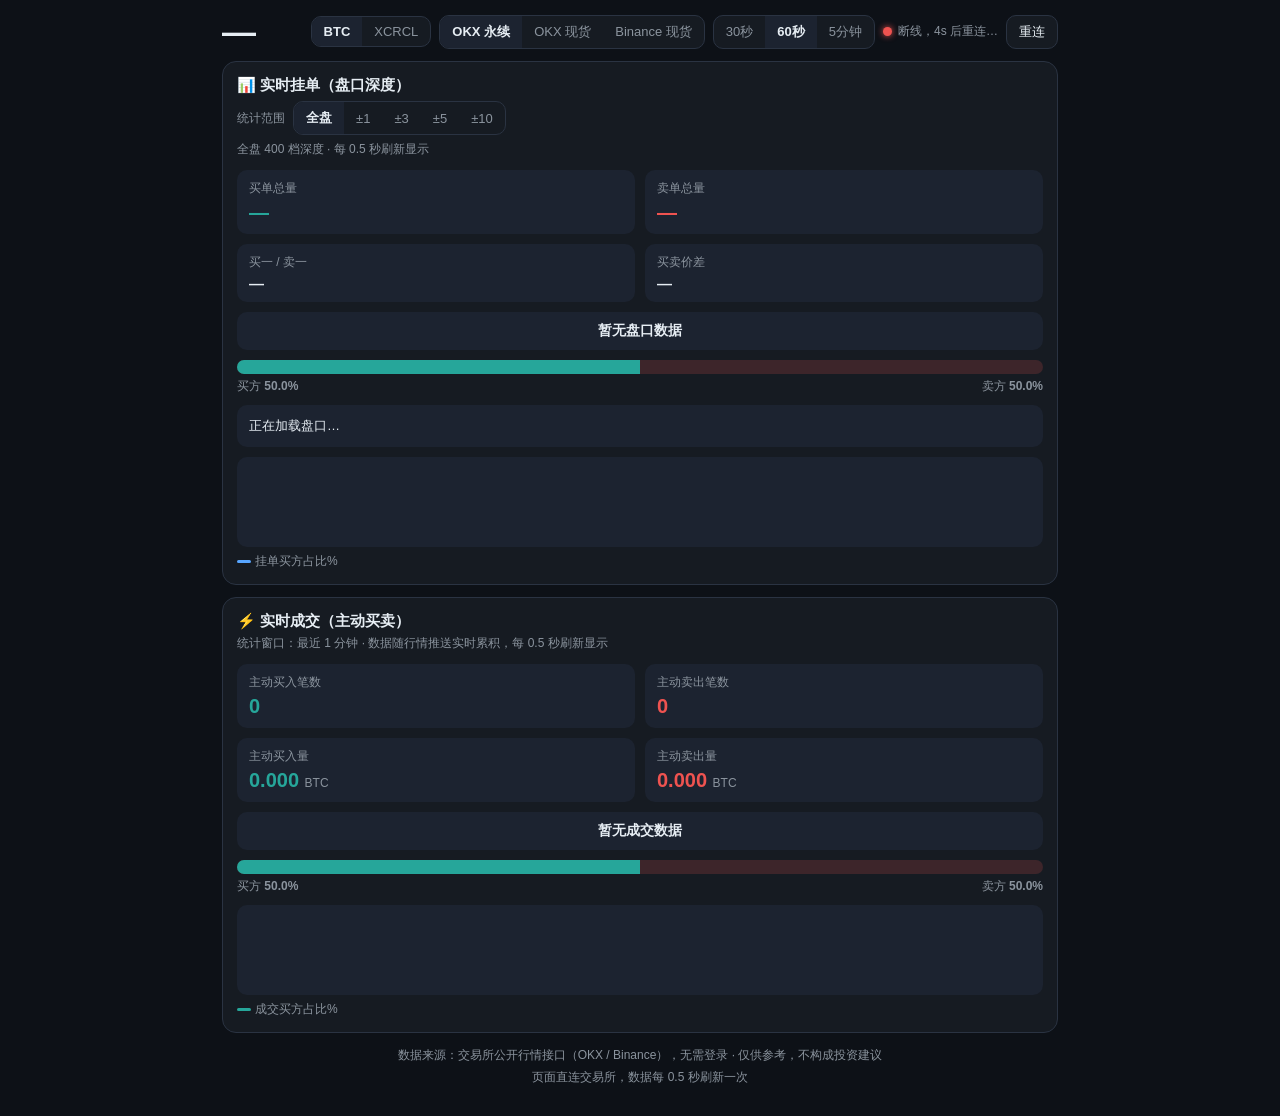
<file: server/static/crypto.html>
<!DOCTYPE html>
<html lang="zh-CN">
<head>
<meta charset="UTF-8">
<meta name="viewport" content="width=device-width, initial-scale=1.0, maximum-scale=1.0, user-scalable=no">
<title>BTC 实时买卖监控</title>
<style>
  :root{
    --bg:#0d1117; --card:#161b22; --card2:#1c2330; --line:#2a3342;
    --txt:#e6edf3; --dim:#8b949e; --green:#26a69a; --red:#ef5350;
    --green-dim:rgba(38,166,154,.18); --red-dim:rgba(239,83,80,.18);
  }
  *{box-sizing:border-box; -webkit-tap-highlight-color:transparent;}
  body{margin:0; background:var(--bg); color:var(--txt);
    font-family:-apple-system,BlinkMacSystemFont,"PingFang SC","Hiragino Sans GB","Microsoft YaHei",sans-serif;}
  .wrap{max-width:860px; margin:0 auto; padding:12px 12px 28px;}
  header{display:flex; align-items:center; justify-content:space-between; gap:8px; flex-wrap:wrap; margin-bottom:10px;}
  .price-box{display:flex; align-items:baseline; gap:10px;}
  #price{font-size:34px; font-weight:800; font-variant-numeric:tabular-nums;}
  #price.up{color:var(--green);} #price.down{color:var(--red);}
  #chg{font-size:13px; color:var(--dim);}
  .controls{display:flex; gap:8px; align-items:center; flex-wrap:wrap;}
  .seg{display:flex; background:var(--card); border:1px solid var(--line); border-radius:10px; overflow:hidden;}
  .seg button{border:0; background:transparent; color:var(--dim); padding:7px 12px; font-size:13px; cursor:pointer;}
  .seg button.on{background:var(--card2); color:var(--txt); font-weight:700;}
  #status{display:flex; align-items:center; gap:6px; font-size:12px; color:var(--dim);}
  #dot{width:9px; height:9px; border-radius:50%; background:#6e7681;}
  #dot.ok{background:var(--green); box-shadow:0 0 6px var(--green);}
  #dot.bad{background:var(--red); box-shadow:0 0 6px var(--red);}
  .card{background:var(--card); border:1px solid var(--line); border-radius:14px; padding:14px; margin-bottom:12px;}
  .card h2{margin:0 0 4px; font-size:15px; font-weight:700;}
  .card .sub{font-size:12px; color:var(--dim); margin-bottom:12px;}
  .grid{display:grid; grid-template-columns:1fr 1fr; gap:10px;}
  .stat{background:var(--card2); border-radius:10px; padding:10px 12px;}
  .stat .k{font-size:12px; color:var(--dim); margin-bottom:4px;}
  .stat .v{font-size:20px; font-weight:800; font-variant-numeric:tabular-nums;}
  .stat .v small{font-size:12px; font-weight:400; color:var(--dim);}
  .buy{color:var(--green);} .sell{color:var(--red);}
  .diff-line{margin-top:10px; font-size:14px; font-weight:700; text-align:center;
    background:var(--card2); border-radius:10px; padding:10px;}
  .bar{height:14px; border-radius:7px; background:var(--red-dim); overflow:hidden; margin-top:10px; position:relative;}
  .bar > div{height:100%; background:var(--green); transition:width .3s;}
  .bar-label{display:flex; justify-content:space-between; font-size:12px; color:var(--dim); margin-top:4px;}
  .wall{margin-top:10px; font-size:13px; background:var(--card2); border-radius:10px; padding:10px 12px; line-height:1.7;}
  .wall b{font-variant-numeric:tabular-nums;}
  canvas{width:100%; height:90px; display:block; background:var(--card2); border-radius:10px; margin-top:10px;}
  .legend{display:flex; gap:14px; font-size:12px; color:var(--dim); margin-top:6px;}
  .legend i{display:inline-block; width:14px; height:3px; border-radius:2px; vertical-align:middle; margin-right:4px;}
  footer{font-size:12px; color:var(--dim); text-align:center; line-height:1.8; margin-top:6px;}
  #reconnect{border:1px solid var(--line); background:var(--card); color:var(--txt);
    border-radius:10px; padding:7px 12px; font-size:13px; cursor:pointer;}
</style>
</head>
<body>
<div class="wrap">
  <header>
    <div>
      <div class="price-box">
        <span id="price">—</span>
        <span id="chg"></span>
      </div>
      <div id="levels" style="font-size:12px;color:var(--dim);margin-top:2px;display:none"></div>
    </div>
    <div class="controls">
      <div class="seg" id="symSeg">
        <button data-s="BTC" class="on">BTC</button>
        <button data-s="XCRCL">XCRCL</button>
      </div>
      <div class="seg" id="venueSeg">
        <button data-v="okx-perp" class="on">OKX 永续</button>
        <button data-v="okx-spot">OKX 现货</button>
        <button data-v="binance">Binance 现货</button>
      </div>
      <div class="seg" id="winSeg">
        <button data-w="30">30秒</button>
        <button data-w="60" class="on">60秒</button>
        <button data-w="300">5分钟</button>
      </div>
      <div id="status"><span id="dot"></span><span id="statusTxt">连接中…</span></div>
      <button id="reconnect">重连</button>
    </div>
  </header>

  <div class="card">
    <h2>📊 实时挂单（盘口深度）</h2>
    <div style="display:flex;align-items:center;gap:8px;margin:6px 0;flex-wrap:wrap">
      <span style="font-size:12px;color:var(--dim)">统计范围</span>
      <div class="seg" id="rangeSeg">
        <button data-r="inf" class="on">全盘</button><button data-r="1">±1</button><button data-r="3">±3</button><button data-r="5">±5</button><button data-r="10">±10</button>
      </div>
    </div>
    <div class="sub" id="bookSub">全盘深度 · 每 0.5 秒刷新显示</div>
    <div class="grid">
      <div class="stat"><div class="k">买单总量</div><div class="v buy" id="bBidV">—</div></div>
      <div class="stat"><div class="k">卖单总量</div><div class="v sell" id="bAskV">—</div></div>
      <div class="stat"><div class="k">买一 / 卖一</div><div class="v" id="bTop" style="font-size:15px">—</div></div>
      <div class="stat"><div class="k">买卖价差</div><div class="v" id="bSpread" style="font-size:15px">—</div></div>
    </div>
    <div class="diff-line" id="bDiff">—</div>
    <div class="bar"><div id="bBar" style="width:50%"></div></div>
    <div class="bar-label"><span>买方 <b id="bBuyPct">—</b></span><span>卖方 <b id="bSellPct">—</b></span></div>
    <div class="wall" id="walls">正在加载盘口…</div>
    <canvas id="chartBook" width="800" height="90"></canvas>
    <div class="legend"><span><i style="background:#58a6ff"></i>挂单买方占比%</span></div>
  </div>

  <div class="card">
    <h2>⚡ 实时成交（主动买卖）</h2>
    <div class="sub" id="tradeSub">统计窗口：最近 60 秒 · 数据随行情推送实时累积，每 0.5 秒刷新显示</div>
    <div class="grid">
      <div class="stat"><div class="k">主动买入笔数</div><div class="v buy" id="tBuyN">—</div></div>
      <div class="stat"><div class="k">主动卖出笔数</div><div class="v sell" id="tSellN">—</div></div>
      <div class="stat"><div class="k">主动买入量</div><div class="v buy" id="tBuyV">—</div></div>
      <div class="stat"><div class="k">主动卖出量</div><div class="v sell" id="tSellV">—</div></div>
    </div>
    <div class="diff-line" id="tDiff">—</div>
    <div class="bar"><div id="tBar" style="width:50%"></div></div>
    <div class="bar-label"><span>买方 <b id="tBuyPct">—</b></span><span>卖方 <b id="tSellPct">—</b></span></div>
    <canvas id="chartTrade" width="800" height="90"></canvas>
    <div class="legend"><span><i style="background:var(--green)"></i>成交买方占比%</span></div>
  </div>

  <footer>
    数据来源：交易所公开行情接口（OKX / Binance），无需登录 · 仅供参考，不构成投资建议<br>
    页面直连交易所，数据每 0.5 秒刷新一次
  </footer>
</div>

<script>
"use strict";
const $ = id => document.getElementById(id);
const SYM = {
  BTC:   { pxDec: 1, volDec: 3, wallQty: 50,  sup: null, res: null },
  XCRCL: { pxDec: 2, volDec: 2, wallQty: 500, sup: 91.5, res: 94.6 },
};
const state = {
  venue: "okx-perp",
  symbol: "BTC",
  windowSec: 60,
  bookRange: { BTC: Infinity, XCRCL: 3 },  // 挂单统计范围：距当前价的偏差，各标的独立记忆
  trades: [],            // {t, buy:boolean, qty}
  bids: new Map(), asks: new Map(),  // price(str) -> qty(BTC)
  price: 0, prevPrice: 0,
  ctVal: 0.01,           // OKX 合约面值，启动时自动获取
  ws: null, wsOk: false, retryDelay: 2000,
  hist: [],              // {t, tradePct, bookPct}
  okxHosts: ["wss://ws.okx.com:8443/ws/v5/public", "wss://wsaws.okx.com:8443/ws/v5/public"],
  okxHostIdx: 0,
  binHosts: ["wss://data-stream.binance.vision", "wss://stream.binance.com:9443"],
  binHostIdx: 0,
  tick: 0,
};
const fmt = (n, d=2) => n.toLocaleString("en-US",{minimumFractionDigits:d, maximumFractionDigits:d});
const instId  = () => state.symbol === "XCRCL" ? "XCRCL-USDT" : (state.venue === "okx-spot" ? "BTC-USDT" : "BTC-USDT-SWAP");
const qtyMult = () => (state.symbol === "BTC" && state.venue === "okx-perp") ? state.ctVal : 1;
const C = () => SYM[state.symbol];

/* ---------- OKX ---------- */
function okxConnect(){
  const url = state.okxHosts[state.okxHostIdx];
  setStatus("连接中… (" + url.replace("wss://","").split("/")[0] + ")", false);
  const ws = new WebSocket(url);
  state.ws = ws;
  ws.onopen = () => {
    state.retryDelay = 2000;
    ws.send(JSON.stringify({op:"subscribe", args:[
      {channel:"trades", instId:instId()},
      {channel:"books", instId:instId()},
      {channel:"tickers", instId:instId()},
    ]}));
    setStatus("已连接 · OKX" + (state.venue === "okx-spot" ? "现货" : "永续"), true);
    state.wsOk = true;
  };
  ws.onmessage = ev => {
    let m; try{ m = JSON.parse(ev.data); }catch(e){ return; }
    if(m.event === "error"){ setStatus("订阅错误: " + (m.msg||""), false); return; }
    if(!m.arg) return;
    const ch = m.arg.channel;
    if(ch === "trades" && m.data){
      for(const t of m.data){
        const qty = parseFloat(t.sz) * qtyMult();
        state.trades.push({t: parseInt(t.ts), buy: t.side === "buy", qty});
        setPrice(parseFloat(t.px));
      }
    }else if(ch === "books" && m.data){
      for(const b of m.data) applyBook(b, v => v * qtyMult());
    }else if(ch === "tickers" && m.data && m.data[0]){
      setPrice(parseFloat(m.data[0].last));
    }
  };
  const dead = () => {
    if(state.ws !== ws) return;
    state.wsOk = false;
    try{ ws.close(); }catch(e){}
    if(!state.venue.startsWith("okx")) return;
    state.okxHostIdx = (state.okxHostIdx + 1) % state.okxHosts.length;
    setStatus("断线，" + (state.retryDelay/1000) + "s 后重连…", false);
    setTimeout(() => { if(state.venue.startsWith("okx")) okxConnect(); }, state.retryDelay);
    state.retryDelay = Math.min(state.retryDelay * 2, 30000);
  };
  ws.onclose = dead; ws.onerror = dead;
}
function applyBook(b, conv){
  if(!b.asks || !b.bids) return;
  const upd = (map, arr) => { for(const l of arr){ const q = conv(parseFloat(l[1])); if(q === 0) map.delete(l[0]); else map.set(l[0], q); } };
  // OKX books 频道：首次是全量 snapshot，之后是增量 update；用 action 区分更稳
  upd(state.asks, b.asks); upd(state.bids, b.bids);
}

/* ---------- Binance ---------- */
function binConnect(){
  const host = state.binHosts[state.binHostIdx];
  const url = host + "/stream?streams=btcusdt@aggTrade/btcusdt@depth20@500ms";
  setStatus("连接中… (Binance " + host.replace("wss://","") + ")", false);
  const ws = new WebSocket(url);
  state.ws = ws;
  ws.onopen = () => { state.retryDelay = 2000; setStatus("已连接 · Binance", true); state.wsOk = true; };
  ws.onmessage = ev => {
    let m; try{ m = JSON.parse(ev.data); }catch(e){ return; }
    const d = m.data; if(!d) return;
    if(d.e === "aggTrade"){
      const qty = parseFloat(d.q);
      state.trades.push({t: d.T, buy: d.m === false, qty});
      setPrice(parseFloat(d.p));
    }else if(d.bids && d.asks){
      state.bids.clear(); state.asks.clear();
      for(const l of d.bids) state.bids.set(l[0], parseFloat(l[1]));
      for(const l of d.asks) state.asks.set(l[0], parseFloat(l[1]));
    }
  };
  const dead = () => {
    if(state.ws !== ws) return;
    state.wsOk = false;
    try{ ws.close(); }catch(e){}
    if(state.venue !== "binance") return;
    state.binHostIdx = (state.binHostIdx + 1) % state.binHosts.length;
    setStatus("断线，" + (state.retryDelay/1000) + "s 后重连…", false);
    setTimeout(() => { if(state.venue === "binance") binConnect(); }, state.retryDelay);
    state.retryDelay = Math.min(state.retryDelay * 2, 30000);
  };
  ws.onclose = dead; ws.onerror = dead;
}

function connect(){
  if(state.ws){ try{ state.ws.close(); }catch(e){} state.ws = null; }
  state.trades = []; state.bids.clear(); state.asks.clear(); state.hist = [];
  state.okxHostIdx = 0; state.binHostIdx = 0; state.retryDelay = 2000;
  if(state.venue.startsWith("okx")) okxConnect(); else binConnect();
}
function setStatus(txt, ok){
  $("statusTxt").textContent = txt;
  $("dot").className = ok ? "ok" : (txt.indexOf("连接中") === 0 ? "" : "bad");
  if(txt.indexOf("连接中") === 0) $("dot").id = "dot"; // keep id
  $("dot").className = ok ? "ok" : (txt.indexOf("连接中") === 0 ? "" : "bad");
}

/* ---------- 渲染（每 0.5 秒） ---------- */
function setPrice(px){
  if(!(px > 0)) return;
  state.prevPrice = state.price || px;
  state.price = px;
  paintPrice();
}
function paintPrice(){
  if(state.price <= 0) return;
  const p = $("price");
  p.textContent = fmt(state.price, C().pxDec);
  p.className = state.price > state.prevPrice ? "up" : state.price < state.prevPrice ? "down" : "";
  const lv = $("levels"), cfg = C();
  if(cfg.sup){
    const dSup = (state.price - cfg.sup) / cfg.sup * 100;
    const dRes = (cfg.res - state.price) / state.price * 100;
    lv.style.display = "block";
    lv.innerHTML = "关键位 支撑 <b>" + fmt(cfg.sup,2) + "</b> (" + (dSup>=0?"+":"") + fmt(dSup,1) + "%) · 阻力 <b>" + fmt(cfg.res,2) + "</b> (" + (dRes>=0?"+":"") + fmt(dRes,1) + "%)";
  } else lv.style.display = "none";
}
function prune(){
  const cut = Date.now() - state.windowSec * 1000;
  while(state.trades.length && state.trades[0].t < cut) state.trades.shift();
}
function render(){
  state.tick++;
  prune();
  const now = Date.now();

  // 价格
  paintPrice();

  // 成交统计
  let bn=0, sn=0, bv=0, sv=0;
  for(const t of state.trades){ if(t.buy){bn++; bv+=t.qty;} else {sn++; sv+=t.qty;} }
  const tot = bv + sv, bpct = tot > 0 ? bv/tot*100 : 50;
  $("tBuyN").textContent = bn.toLocaleString();
  $("tSellN").textContent = sn.toLocaleString();
  $("tBuyV").innerHTML = fmt(bv, C().volDec) + " <small>" + state.symbol + "</small>";
  $("tSellV").innerHTML = fmt(sv, C().volDec) + " <small>" + state.symbol + "</small>";
  const dv = bv - sv;
  const dEl = $("tDiff");
  dEl.innerHTML = tot > 0
    ? (dv >= 0 ? "买入多 <span class='buy'>+" + fmt(dv,C().volDec) + " " + state.symbol + "</span>" : "卖出多 <span class='sell'>" + fmt(dv,C().volDec) + " " + state.symbol + "</span>")
    : "暂无成交数据";
  $("tBar").style.width = bpct + "%";
  $("tBuyPct").textContent = fmt(bpct,1) + "%";
  $("tSellPct").textContent = fmt(100-bpct,1) + "%";
  $("tradeSub").textContent = "统计窗口：最近 " + (state.windowSec >= 60 ? (state.windowSec/60) + " 分钟" : state.windowSec + " 秒") + " · 数据随行情推送实时累积，每 0.5 秒刷新显示";

  // 挂单统计
  let bidV=0, askV=0, bestBid=0, bestAsk=0, bestBidQ=0, bestAskQ=0;
  let maxBidQ=0, maxBidP=0, maxAskQ=0, maxAskP=0;
  // 挂单统计：按所选偏差范围过滤（XCRCL 默认 ±3，BTC 默认全盘）
  const px = state.price, R = state.bookRange[state.symbol];
  const inRange = fp => !isFinite(R) || !(px > 0) || Math.abs(fp - px) <= R;
  for(const [p,q] of state.bids){ const fp=parseFloat(p); if(!inRange(fp)) continue; bidV+=q; if(fp>bestBid){bestBid=fp; bestBidQ=q;} if(q>maxBidQ){maxBidQ=q; maxBidP=fp;} }
  for(const [p,q] of state.asks){ const fp=parseFloat(p); if(!inRange(fp)) continue; askV+=q; if(!bestAsk||fp<bestAsk){bestAsk=fp; bestAskQ=q;} if(q>maxAskQ){maxAskQ=q; maxAskP=fp;} }
  const btot = bidV + askV, bbPct = btot > 0 ? bidV/btot*100 : 50;
  $("bBidV").innerHTML = btot>0 ? fmt(bidV,C().volDec) + " <small>" + state.symbol + "</small>" : "—";
  $("bAskV").innerHTML = btot>0 ? fmt(askV,C().volDec) + " <small>" + state.symbol + "</small>" : "—";
  $("bTop").innerHTML = (bestBid&&bestAsk) ? ("<span class='buy'>"+fmt(bestBid,C().pxDec)+"</span> / <span class='sell'>"+fmt(bestAsk,C().pxDec)+"</span>") : "—";
  $("bSpread").textContent = (bestBid&&bestAsk) ? fmt(bestAsk-bestBid,C().pxDec) : "—";
  const bdEl = $("bDiff"), bdv = bidV - askV;
  bdEl.innerHTML = btot > 0
    ? (bdv >= 0 ? "买单多 <span class='buy'>+" + fmt(bdv,C().volDec) + " " + state.symbol + "</span>" : "卖单多 <span class='sell'>" + fmt(bdv,C().volDec) + " " + state.symbol + "</span>")
    : "暂无盘口数据";
  $("bBar").style.width = bbPct + "%";
  $("bBuyPct").textContent = fmt(bbPct,1) + "%";
  $("bSellPct").textContent = fmt(100-bbPct,1) + "%";
  $("bookSub").textContent = (state.venue.startsWith("okx") ? "全盘 400 档深度" : "盘口 20 档深度")
    + (isFinite(state.bookRange[state.symbol]) ? " · 仅统计当前价 ±" + state.bookRange[state.symbol] + " 范围内" : "")
    + " · 每 0.5 秒刷新显示";

  // 大单墙
  if(btot > 0){
    const cfg = C(), u = state.symbol;
    const wallLine = (label, q, p, cls) => q >= cfg.wallQty
      ? "<div>🧱 <b class='"+cls+"'>" + label + "墙 " + fmt(q,cfg.volDec) + " " + u + "</b> @ " + fmt(p,cfg.pxDec) + "</div>" : "";
    let html = "<div>最大买单 <b class='buy'>" + fmt(maxBidQ,cfg.volDec) + " " + u + "</b> @ " + fmt(maxBidP,cfg.pxDec)
      + "　|　最大卖单 <b class='sell'>" + fmt(maxAskQ,cfg.volDec) + " " + u + "</b> @ " + fmt(maxAskP,cfg.pxDec) + "</div>";
    html += wallLine("买", maxBidQ, maxBidP, "buy") + wallLine("卖", maxAskQ, maxAskP, "sell");
    if(!wallLine("买", maxBidQ, maxBidP) && !wallLine("卖", maxAskQ, maxAskP))
      html += "<div style='color:var(--dim)'>当前无 ≥" + cfg.wallQty + " " + u + " 的大单墙</div>";
    $("walls").innerHTML = html;
  }

  // 历史曲线
  if(tot > 0 || btot > 0){
    state.hist.push({t: now, tradePct: tot>0?bpct:null, bookPct: btot>0?bbPct:null});
    if(state.hist.length > 240) state.hist.shift();
  }
  drawChart($("chartTrade"), state.hist.map(h => h.tradePct), "#26a69a", 0, 100);
  drawChart($("chartBook"), state.hist.map(h => h.bookPct), "#58a6ff", 0, 100);
}
function drawChart(cv, data, color, min, max){
  const ctx = cv.getContext("2d"), W = cv.width, H = cv.height;
  ctx.clearRect(0,0,W,H);
  const pts = data.filter(v => v !== null && v !== undefined);
  if(pts.length < 2) return;
  ctx.strokeStyle = "rgba(139,148,158,.25)"; ctx.lineWidth = 1;
  ctx.beginPath(); ctx.moveTo(0, H/2); ctx.lineTo(W, H/2); ctx.stroke();
  ctx.strokeStyle = color; ctx.lineWidth = 2; ctx.beginPath();
  pts.forEach((v,i) => {
    const x = i/(pts.length-1)*W, y = H - (v-min)/(max-min)*H;
    i ? ctx.lineTo(x,y) : ctx.moveTo(x,y);
  });
  ctx.stroke();
}

/* ---------- 事件 ---------- */
$("venueSeg").addEventListener("click", e => {
  const b = e.target.closest("button"); if(!b) return;
  document.querySelectorAll("#venueSeg button").forEach(x => x.classList.remove("on"));
  b.classList.add("on"); state.venue = b.dataset.v; connect();
});
$("symSeg").addEventListener("click", e => {
  const b = e.target.closest("button"); if(!b) return;
  document.querySelectorAll("#symSeg button").forEach(x => x.classList.remove("on"));
  b.classList.add("on"); state.symbol = b.dataset.s;
  if(state.symbol === "XCRCL" && state.venue !== "okx-spot"){
    state.venue = "okx-spot";
    document.querySelectorAll("#venueSeg button").forEach(x => x.classList.toggle("on", x.dataset.v === "okx-spot"));
  }
  // 同步统计范围按钮到当前标的的记忆值
  const RR = state.bookRange[state.symbol];
  document.querySelectorAll("#rangeSeg button").forEach(x => x.classList.toggle("on",
    (x.dataset.r === "inf" && !isFinite(RR)) || parseFloat(x.dataset.r) === RR));
  document.title = state.symbol + " 实时买卖监控";
  connect();
});
$("winSeg").addEventListener("click", e => {
  const b = e.target.closest("button"); if(!b) return;
  document.querySelectorAll("#winSeg button").forEach(x => x.classList.remove("on"));
  b.classList.add("on"); state.windowSec = parseInt(b.dataset.w); state.trades = [];
});
$("rangeSeg").addEventListener("click", e => {
  const b = e.target.closest("button"); if(!b) return;
  document.querySelectorAll("#rangeSeg button").forEach(x => x.classList.remove("on"));
  b.classList.add("on");
  state.bookRange[state.symbol] = b.dataset.r === "inf" ? Infinity : parseFloat(b.dataset.r);
});
$("reconnect").addEventListener("click", connect);
document.addEventListener("visibilitychange", () => { if(!document.hidden && !state.wsOk) connect(); });

/* OKX 心跳 + 合约面值 */
setInterval(() => { if(state.venue.startsWith("okx") && state.ws && state.ws.readyState === 1) state.ws.send('{"op":"ping"}'); }, 20000);
fetch("https://www.okx.com/api/v5/public/instruments?instType=SWAP&instId=BTC-USDT-SWAP")
  .then(r => r.json()).then(j => {
    if(j.code === "0" && j.data && j.data[0] && j.data[0].ctVal) state.ctVal = parseFloat(j.data[0].ctVal);
  }).catch(()=>{});

connect();
setInterval(render, 500);
render();
</script>
</body>
</html>
</file>
